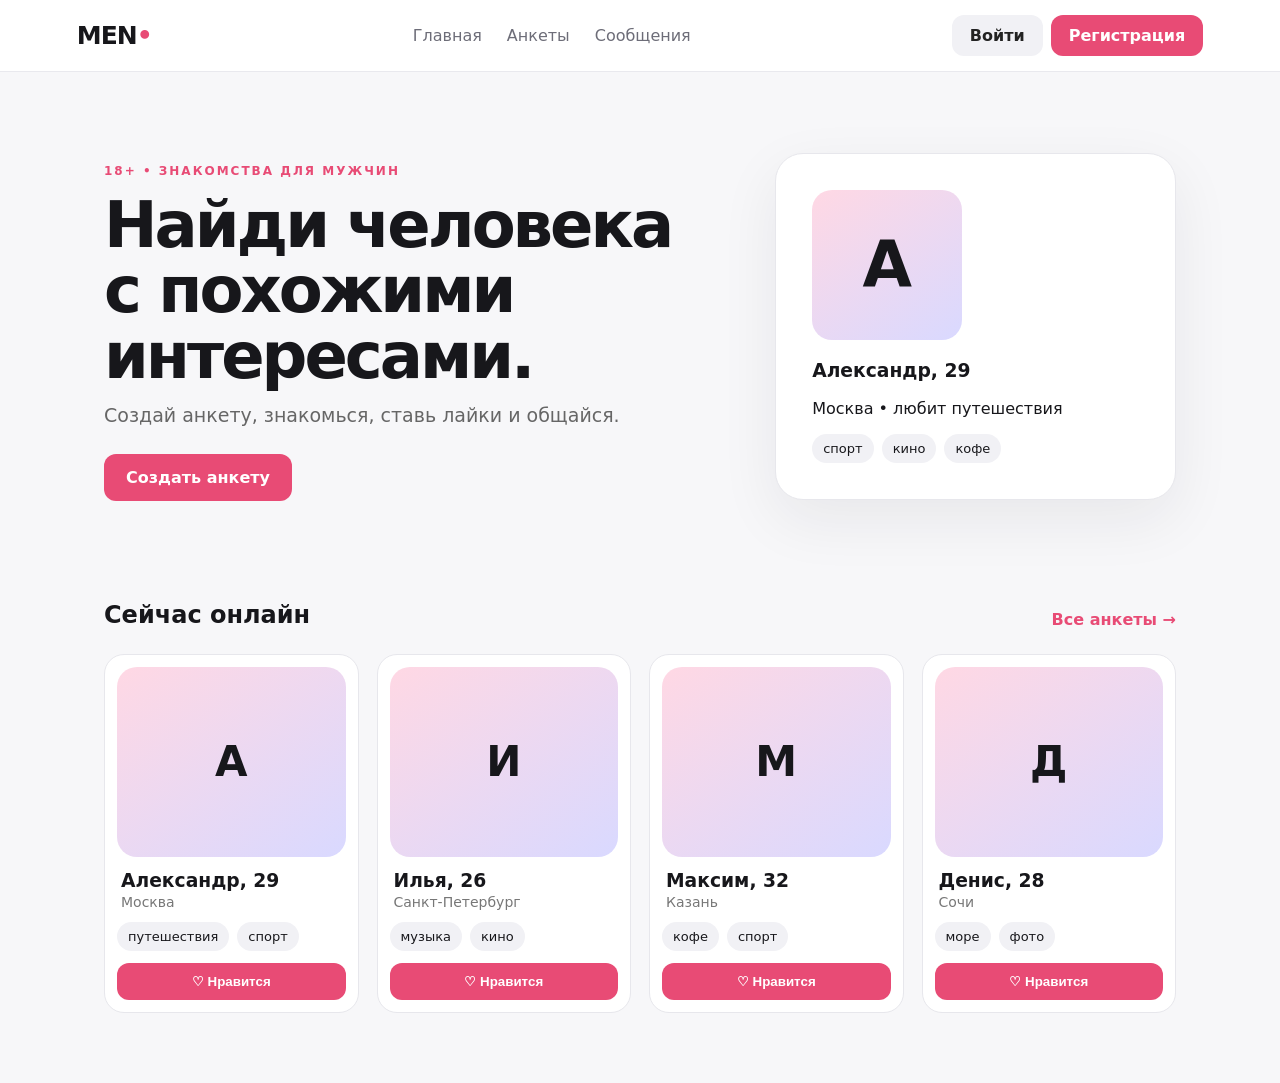
<file: index.html>
<!doctype html>
<html lang="ru">
<head>
<meta charset="utf-8">
<meta name="viewport" content="width=device-width,initial-scale=1">
<title>MEN — знакомства</title>
<link rel="stylesheet" href="style.css">
</head>
<body>
<header class="top">
  <div class="brand">MEN<span>•</span></div>
  <nav><a href="index.html">Главная</a><a href="profiles.html">Анкеты</a><a href="messages.html">Сообщения</a></nav>
  <div><a class="btn ghost" href="login.html">Войти</a><a class="btn" href="register.html">Регистрация</a></div>
</header>
<main>
<section class="hero">
  <div><p class="eyebrow">18+ • знакомства для мужчин</p><h1>Найди человека<br>с похожими интересами.</h1>
  <p class="lead">Создай анкету, знакомься, ставь лайки и общайся.</p>
  <a class="btn big" href="register.html">Создать анкету</a></div>
  <div class="hero-card"><div class="avatar">A</div><h3>Александр, 29</h3><p>Москва • любит путешествия</p><div class="tags"><span>спорт</span><span>кино</span><span>кофе</span></div></div>
</section>
<section><div class="section-head"><h2>Сейчас онлайн</h2><a href="profiles.html">Все анкеты →</a></div>
<div class="grid" id="online"></div></section>
</main>
<script src="app.js"></script>
</body></html>
</file>
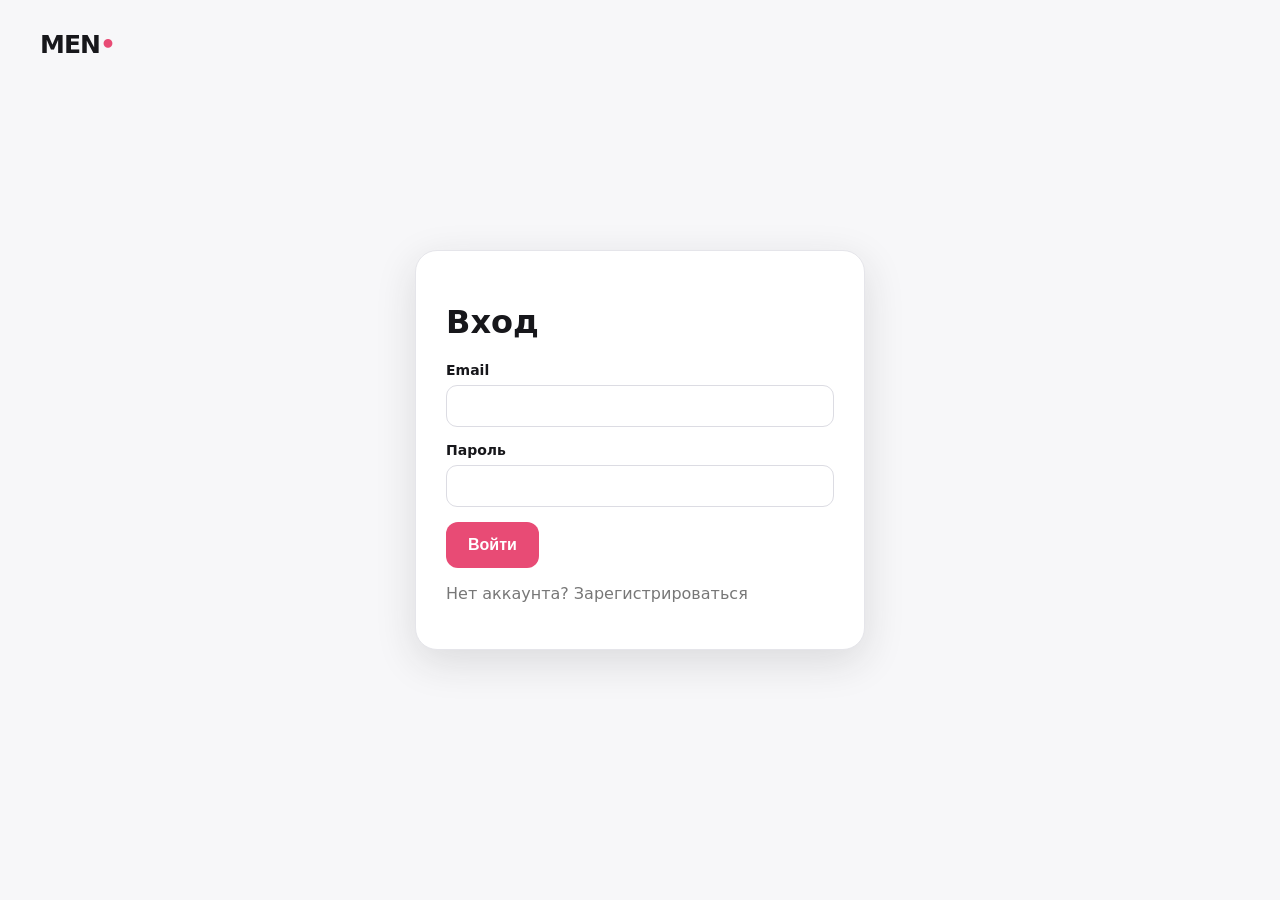
<file: login.html>
<!doctype html><html lang="ru"><head><meta charset="utf-8"><meta name="viewport" content="width=device-width,initial-scale=1"><title>Вход</title><link rel="stylesheet" href="style.css"></head>
<body><main class="auth"><a class="brand" href="index.html">MEN<span>•</span></a><div class="panel"><h1>Вход</h1><form id="loginForm"><label>Email<input required type="email"></label><label>Пароль<input required type="password"></label><button class="btn big">Войти</button></form><p class="muted">Нет аккаунта? <a href="register.html">Зарегистрироваться</a></p></div></main><script src="app.js"></script></body></html>
</file>
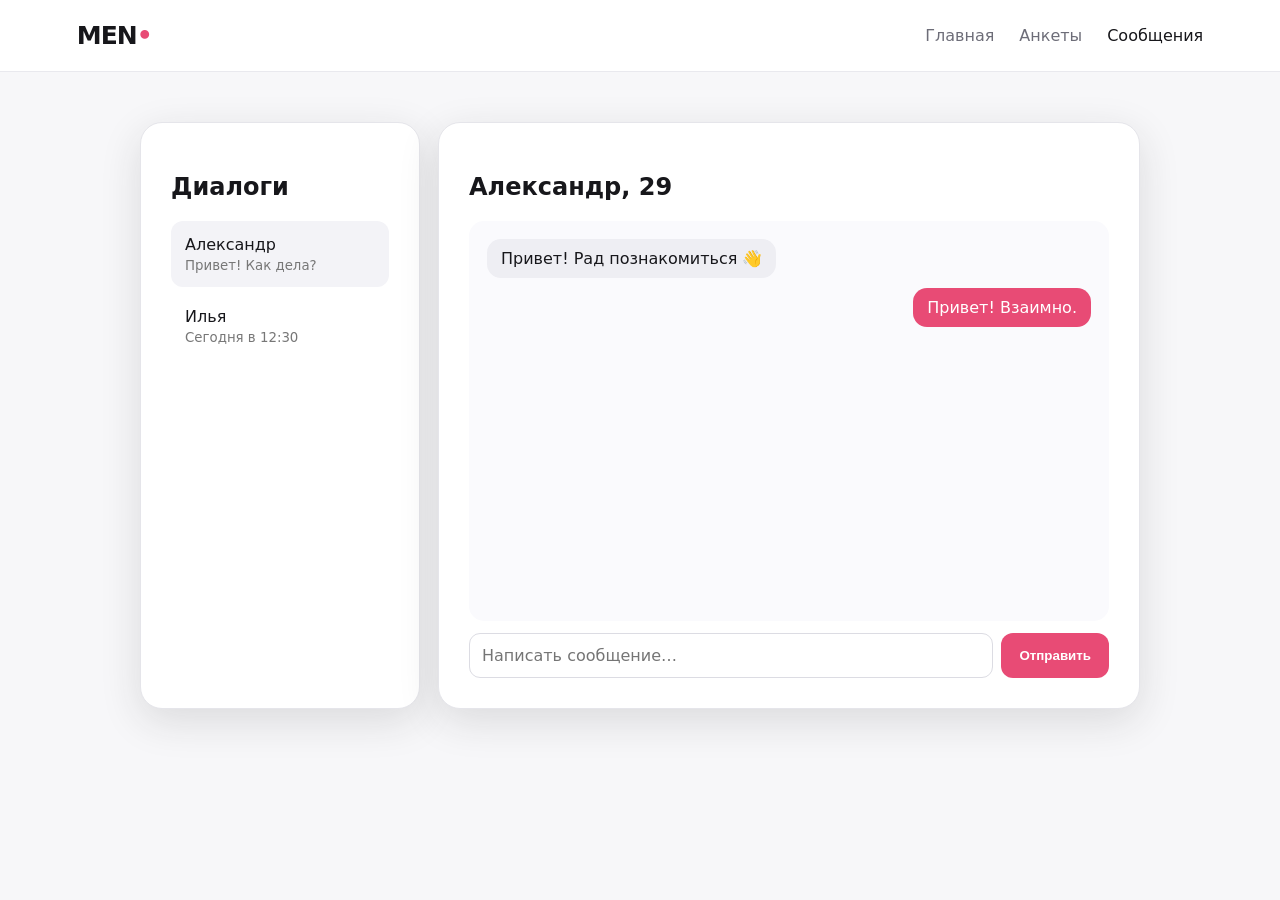
<file: messages.html>
<!doctype html><html lang="ru"><head><meta charset="utf-8"><meta name="viewport" content="width=device-width,initial-scale=1"><title>Сообщения</title><link rel="stylesheet" href="style.css"></head>
<body><header class="top"><a class="brand" href="index.html">MEN<span>•</span></a><nav><a href="index.html">Главная</a><a href="profiles.html">Анкеты</a><a class="active" href="messages.html">Сообщения</a></nav></header>
<main><div class="chat-layout"><aside class="panel"><h2>Диалоги</h2><div class="dialog selected">Александр <small>Привет! Как дела?</small></div><div class="dialog">Илья <small>Сегодня в 12:30</small></div></aside><section class="panel chat"><h2>Александр, 29</h2><div id="chatBox" class="chatbox"><div class="msg">Привет! Рад познакомиться 👋</div><div class="msg mine">Привет! Взаимно.</div></div><form id="chatForm" class="chat-form"><input id="chatInput" required placeholder="Написать сообщение…"><button class="btn">Отправить</button></form></section></div></main><script src="app.js"></script></body></html>
</file>
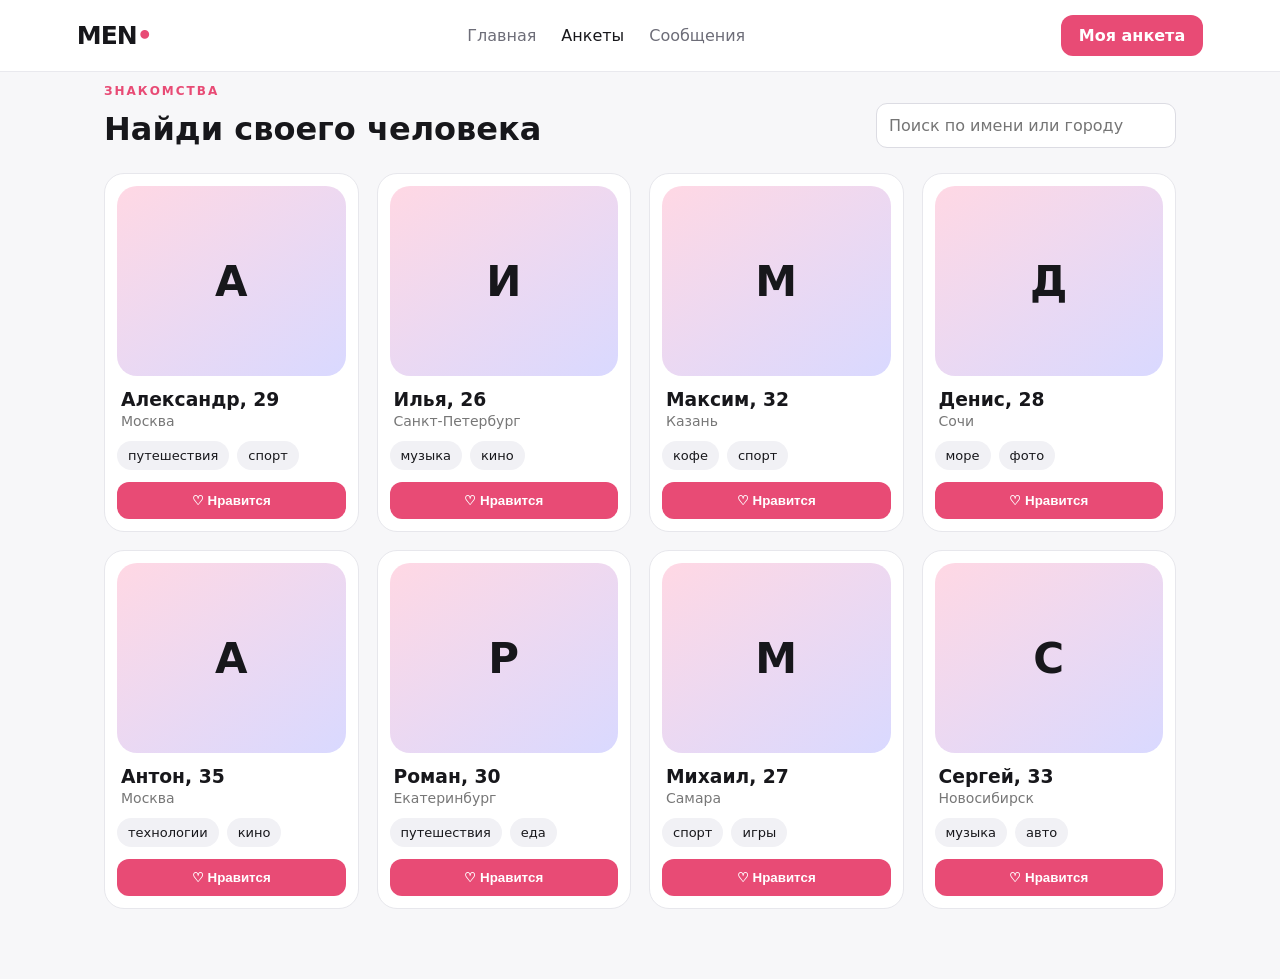
<file: profiles.html>
<!doctype html><html lang="ru"><head><meta charset="utf-8"><meta name="viewport" content="width=device-width,initial-scale=1"><title>Анкеты</title><link rel="stylesheet" href="style.css"></head>
<body><header class="top"><a class="brand" href="index.html">MEN<span>•</span></a><nav><a href="index.html">Главная</a><a class="active" href="profiles.html">Анкеты</a><a href="messages.html">Сообщения</a></nav><a class="btn" href="register.html">Моя анкета</a></header>
<main><div class="section-head"><div><p class="eyebrow">Знакомства</p><h1>Найди своего человека</h1></div><input id="search" class="search" placeholder="Поиск по имени или городу"></div><div class="grid" id="profiles"></div></main><script src="app.js"></script></body></html>
</file>
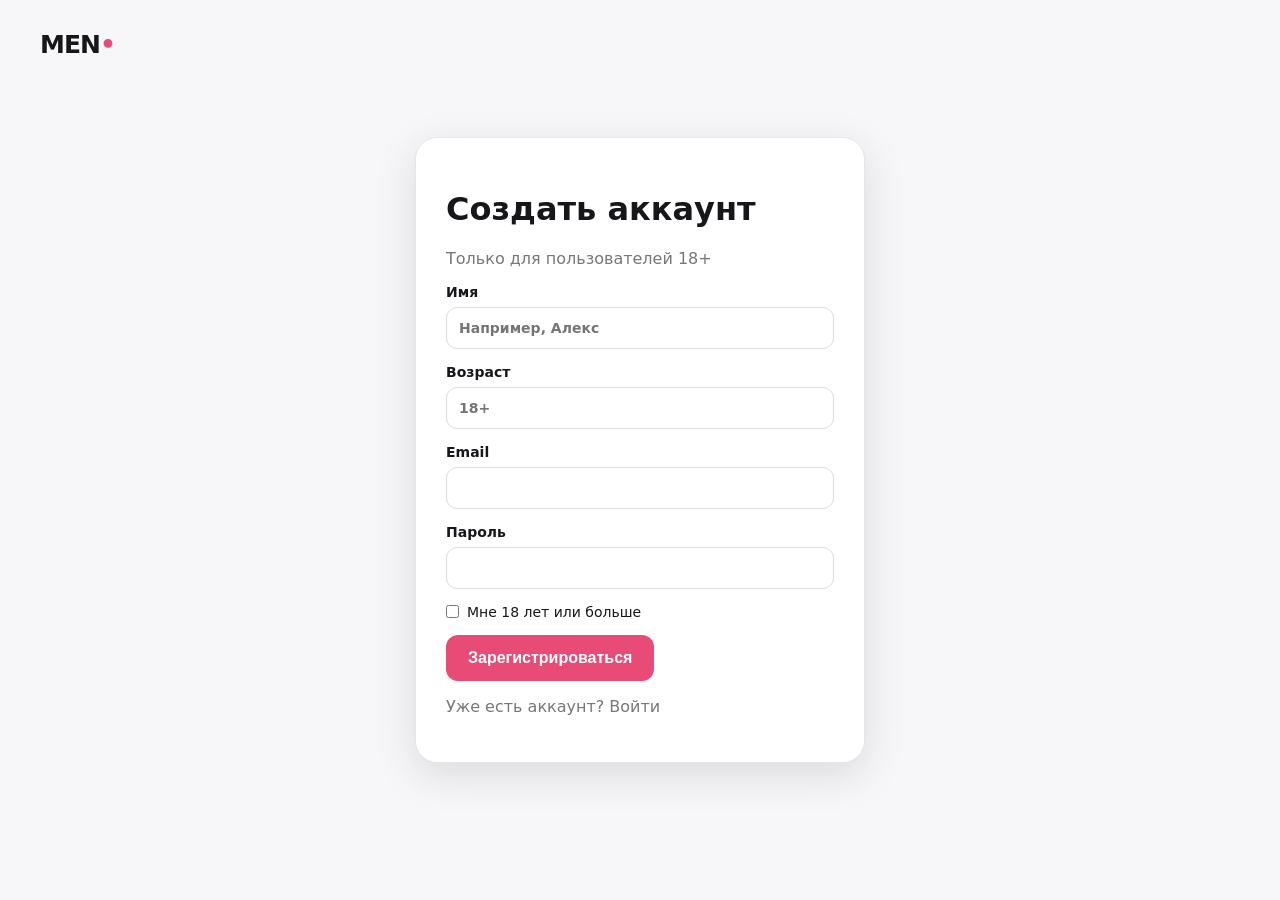
<file: register.html>
<!doctype html><html lang="ru"><head><meta charset="utf-8"><meta name="viewport" content="width=device-width,initial-scale=1"><title>Регистрация</title><link rel="stylesheet" href="style.css"></head>
<body><main class="auth"><a class="brand" href="index.html">MEN<span>•</span></a><div class="panel"><h1>Создать аккаунт</h1><p class="muted">Только для пользователей 18+</p>
<form id="registerForm"><label>Имя<input required name="name" placeholder="Например, Алекс"></label><label>Возраст<input required type="number" min="18" max="99" name="age" placeholder="18+"></label><label>Email<input required type="email" name="email"></label><label>Пароль<input required type="password" minlength="6" name="password"></label><label class="check"><input type="checkbox" required> Мне 18 лет или больше</label><button class="btn big" type="submit">Зарегистрироваться</button></form>
<p class="muted">Уже есть аккаунт? <a href="login.html">Войти</a></p></div></main><script src="app.js"></script></body></html>
</file>
<file: style.css>
*{box-sizing:border-box}body{margin:0;font-family:Inter,system-ui,-apple-system,Segoe UI,sans-serif;background:#f7f7f9;color:#17171b}a{text-decoration:none;color:inherit}.top{height:72px;background:#fff;border-bottom:1px solid #e9e9ee;display:flex;align-items:center;justify-content:space-between;padding:0 6%;gap:20px}.brand{font-weight:900;font-size:25px;letter-spacing:-1px}.brand span{color:#e84b75}nav{display:flex;gap:25px;color:#6d6d78}nav a.active,nav a:hover{color:#17171b}.btn{display:inline-block;border:0;border-radius:12px;background:#e84b75;color:white;padding:11px 18px;font-weight:750;cursor:pointer}.btn.ghost{background:#f1f1f5;color:#222;margin-right:8px}.btn.big{padding:14px 22px;font-size:16px}.hero{max-width:1120px;margin:80px auto 100px;padding:0 24px;display:grid;grid-template-columns:1.5fr 1fr;align-items:center;gap:70px}.eyebrow{text-transform:uppercase;letter-spacing:2px;font-size:12px;font-weight:800;color:#e84b75}.hero h1{font-size:64px;line-height:1.02;letter-spacing:-3px;margin:15px 0}.lead{font-size:19px;color:#666;max-width:520px;margin:0 0 28px}.hero-card{background:#fff;border:1px solid #e7e7ec;border-radius:28px;padding:36px;box-shadow:0 20px 60px #20202a12}.avatar,.photo{display:flex;align-items:center;justify-content:center;background:linear-gradient(145deg,#ffd8e4,#d9d9ff);border-radius:20px}.avatar{width:150px;height:150px;font-size:64px;font-weight:900;margin-bottom:20px}.tags{display:flex;gap:8px;flex-wrap:wrap}.tags span{background:#f1f1f5;border-radius:30px;padding:7px 11px;font-size:13px}.section-head{max-width:1120px;margin:0 auto 25px;padding:0 24px;display:flex;align-items:end;justify-content:space-between}.section-head h1,.section-head h2{margin:0}.section-head a{color:#e84b75;font-weight:700}.grid{max-width:1120px;margin:auto;padding:0 24px 70px;display:grid;grid-template-columns:repeat(4,1fr);gap:18px}.card{background:#fff;border:1px solid #e7e7ec;border-radius:20px;padding:12px;overflow:hidden}.photo{height:190px;font-size:42px;font-weight:900}.card h3{margin:13px 4px 3px}.card p{margin:0 4px 12px;color:#777;font-size:14px}.card .btn{width:100%;text-align:center}.auth{min-height:100vh;display:grid;place-items:center;padding:30px}.auth>.brand{position:absolute;top:30px;left:40px}.panel{background:#fff;border:1px solid #e5e5ea;border-radius:22px;padding:30px;box-shadow:0 12px 40px #2222;max-width:450px;width:100%}label{display:block;font-weight:700;font-size:14px;margin:15px 0}input{display:block;width:100%;border:1px solid #dcdce3;border-radius:11px;padding:12px;margin-top:7px;font:inherit;outline:none}input:focus{border-color:#e84b75}.check{display:flex;gap:8px;align-items:center;font-weight:500}.check input{width:auto;margin:0}.muted{color:#777}.search{max-width:300px}.chat-layout{max-width:1000px;margin:50px auto;display:grid;grid-template-columns:280px 1fr;gap:18px}.dialog{padding:14px;border-radius:12px;margin:6px 0}.dialog.selected{background:#f3f3f7}.dialog small{display:block;color:#777;margin-top:4px}.chat{max-width:none}.chatbox{min-height:400px;background:#fafafd;border-radius:15px;padding:18px;display:flex;flex-direction:column;gap:10px}.msg{background:#eeeef3;padding:10px 14px;border-radius:14px;max-width:70%;align-self:flex-start}.msg.mine{background:#e84b75;color:white;align-self:flex-end}.chat-form{display:flex;gap:8px;margin-top:12px}.chat-form input{margin:0}.chat-form .btn{flex:none}@media(max-width:800px){.hero{grid-template-columns:1fr;margin:45px auto}.hero h1{font-size:45px}.grid{grid-template-columns:repeat(2,1fr)}.top nav{display:none}.chat-layout{grid-template-columns:1fr;margin:25px 15px}}@media(max-width:480px){.grid{grid-template-columns:1fr}.hero-card{display:none}.auth>.brand{left:20px}.top{padding:0 20px}}
</file>
